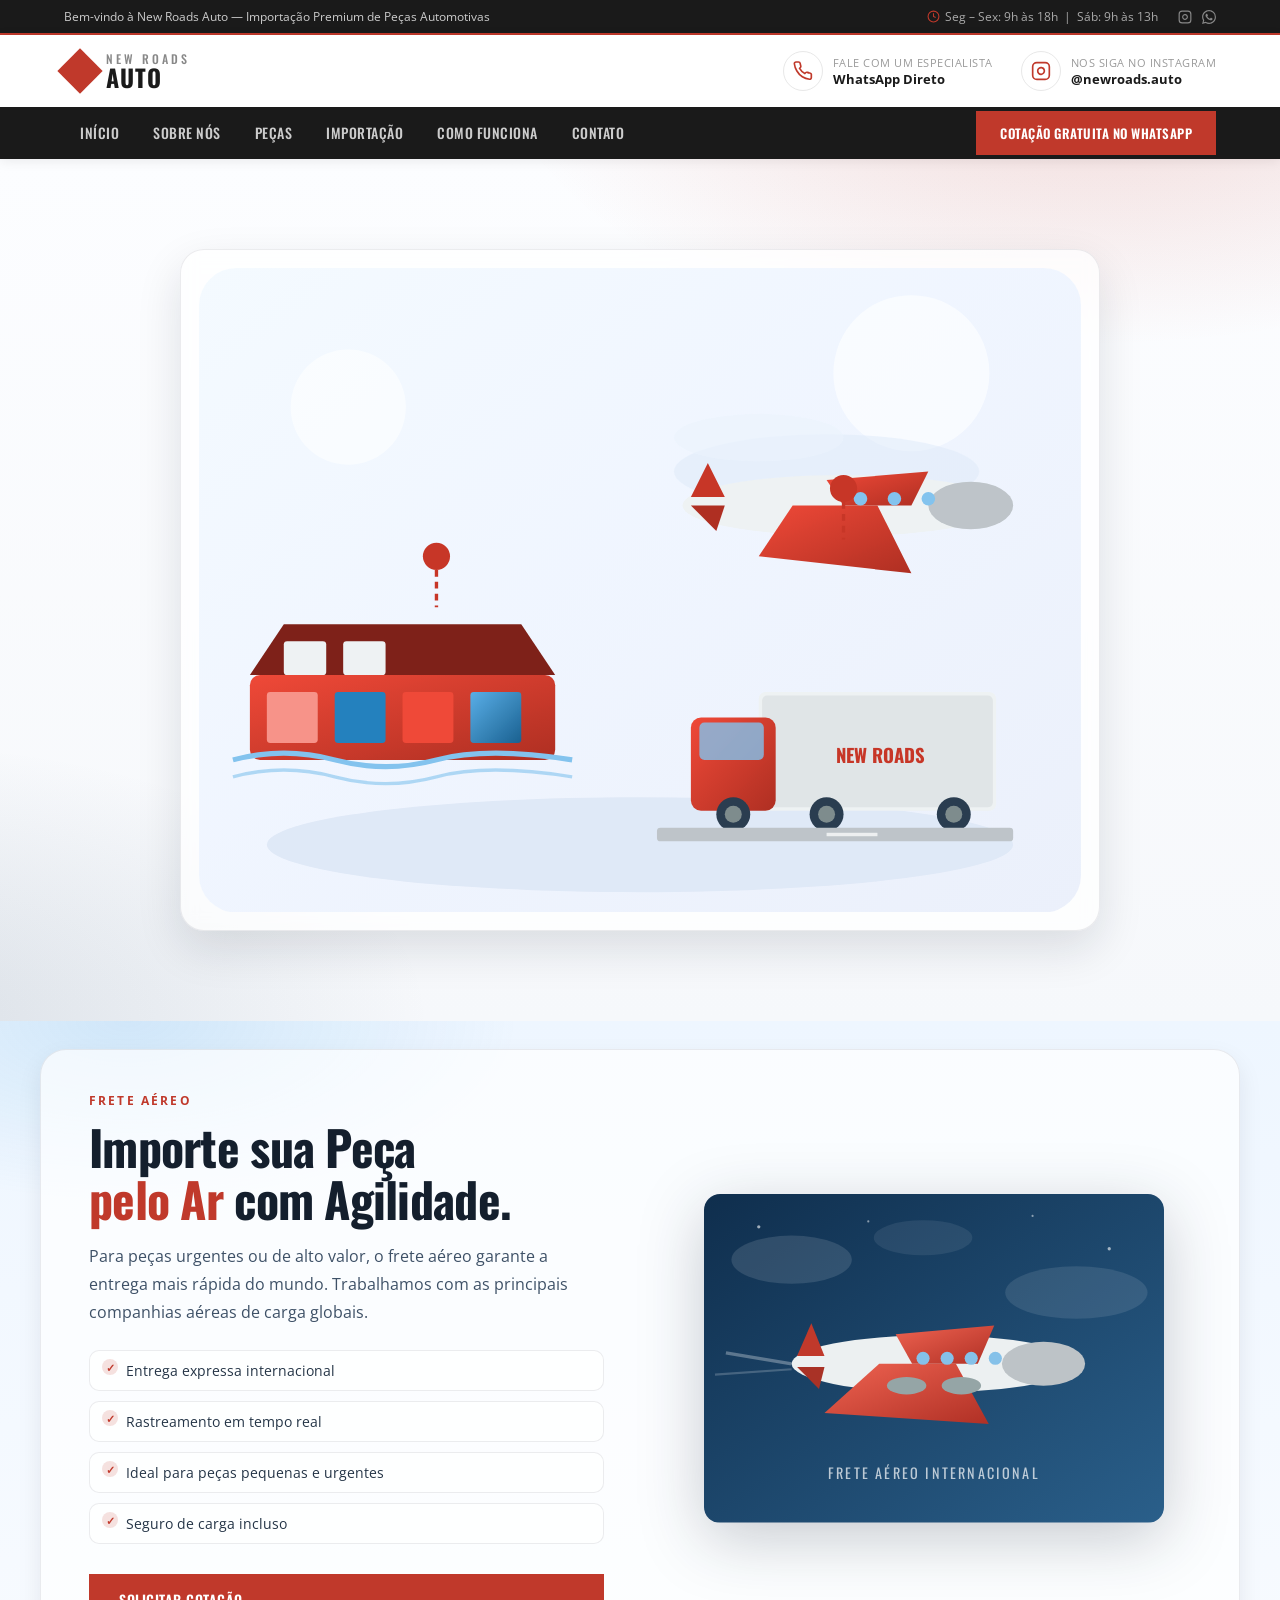
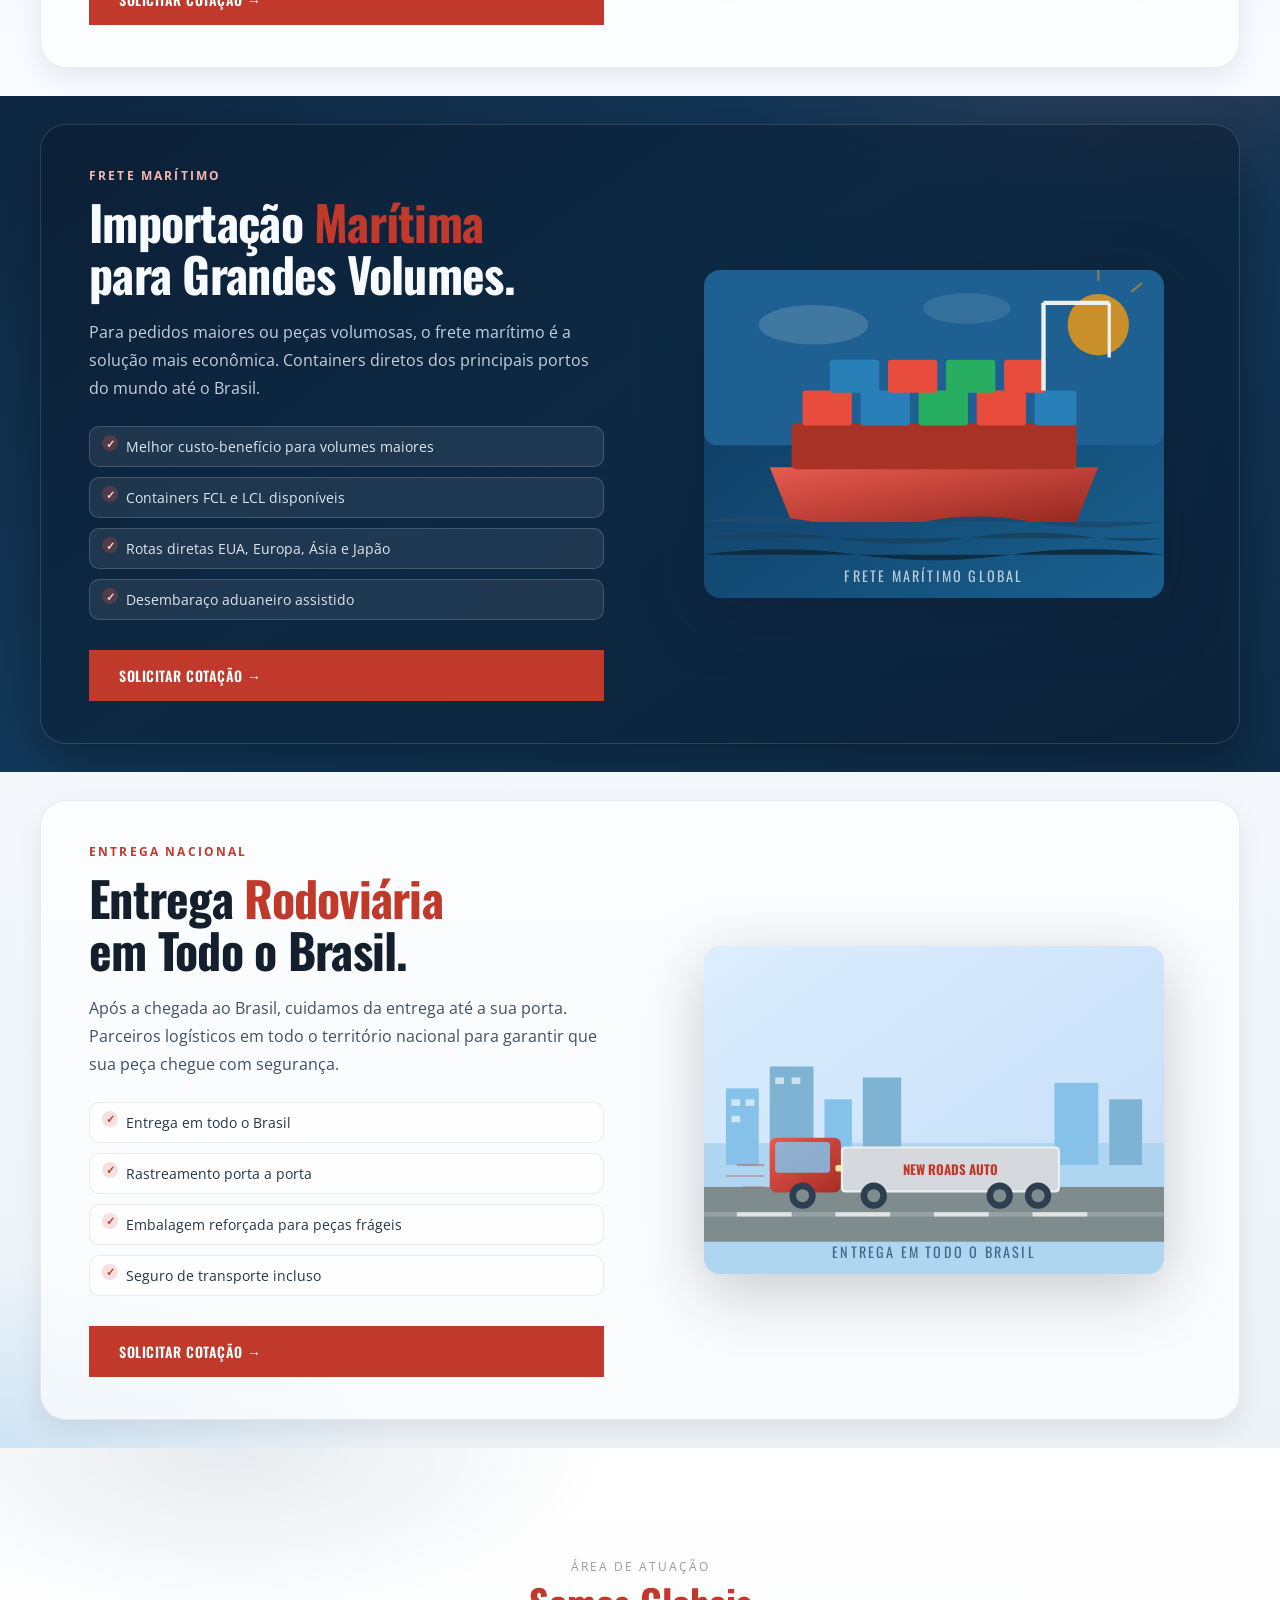
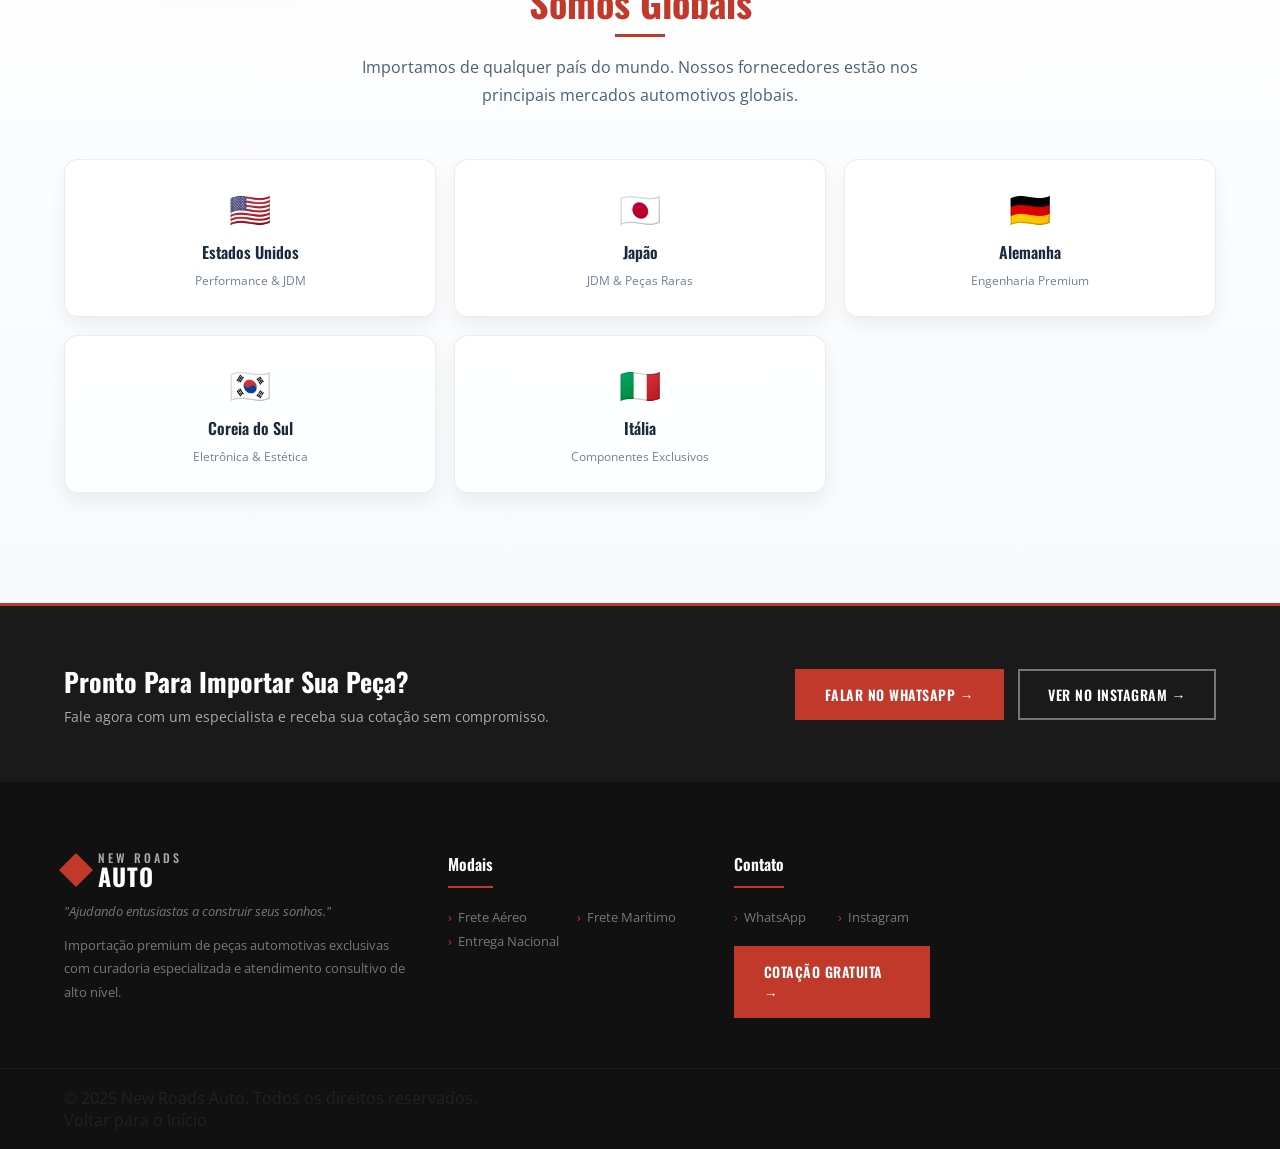
<file: pecas.html>
<!DOCTYPE html>
<html lang="pt-BR">
<head>
  <meta charset="UTF-8" />
  <meta name="viewport" content="width=device-width, initial-scale=1.0" />
  <title>Como Importamos | New Roads Auto</title>
  <meta name="description" content="Importamos peças automotivas do mundo inteiro via aéreo, marítimo e rodoviário. Conheça nossos modais de importação." />
  <link rel="stylesheet" href="style.css" />
  <link rel="stylesheet" href="pecas.css" />
  <link rel="preconnect" href="https://fonts.googleapis.com" />
  <link rel="preconnect" href="https://fonts.gstatic.com" crossorigin />
  <link href="https://fonts.googleapis.com/css2?family=Oswald:wght@400;500;600;700&family=Open+Sans:wght@400;500;600;700&display=swap" rel="stylesheet" />
</head>
<body>

<!-- TOP BAR -->
<div class="topbar">
  <div class="container topbar__inner">
    <span class="topbar__welcome">Bem-vindo à New Roads Auto — Importação Premium de Peças Automotivas</span>
    <div class="topbar__right">
      <span class="topbar__hours">
        <svg width="13" height="13" viewBox="0 0 24 24" fill="none" stroke="currentColor" stroke-width="2"><circle cx="12" cy="12" r="10"/><polyline points="12 6 12 12 16 14"/></svg>
        Seg – Sex: 9h às 18h &nbsp;|&nbsp; Sáb: 9h às 13h
      </span>
      <div class="topbar__socials">
        <a href="https://instagram.com/newroads.auto" target="_blank" rel="noopener noreferrer" aria-label="Instagram">
          <svg width="14" height="14" viewBox="0 0 24 24" fill="none" stroke="currentColor" stroke-width="2"><rect x="2" y="2" width="20" height="20" rx="5"/><path d="M16 11.37A4 4 0 1 1 12.63 8 4 4 0 0 1 16 11.37z"/><line x1="17.5" y1="6.5" x2="17.51" y2="6.5"/></svg>
        </a>
        <a href="https://wa.me/5511999999999" target="_blank" rel="noopener noreferrer" aria-label="WhatsApp">
          <svg width="14" height="14" viewBox="0 0 24 24" fill="currentColor"><path d="M17.472 14.382c-.297-.149-1.758-.867-2.03-.967-.273-.099-.471-.148-.67.15-.197.297-.767.966-.94 1.164-.173.199-.347.223-.644.075-.297-.15-1.255-.463-2.39-1.475-.883-.788-1.48-1.761-1.653-2.059-.173-.297-.018-.458.13-.606.134-.133.298-.347.446-.52.149-.174.198-.298.298-.497.099-.198.05-.371-.025-.52-.075-.149-.669-1.612-.916-2.207-.242-.579-.487-.5-.669-.51-.173-.008-.371-.01-.57-.01-.198 0-.52.074-.792.372-.272.297-1.04 1.016-1.04 2.479 0 1.462 1.065 2.875 1.213 3.074.149.198 2.096 3.2 5.077 4.487.709.306 1.262.489 1.694.625.712.227 1.36.195 1.871.118.571-.085 1.758-.719 2.006-1.413.248-.694.248-1.289.173-1.413-.074-.124-.272-.198-.57-.347m-5.421 7.403h-.004a9.87 9.87 0 01-5.031-1.378l-.361-.214-3.741.982.998-3.648-.235-.374a9.86 9.86 0 01-1.51-5.26c.001-5.45 4.436-9.884 9.888-9.884 2.64 0 5.122 1.03 6.988 2.898a9.825 9.825 0 012.893 6.994c-.003 5.45-4.437 9.884-9.885 9.884m8.413-18.297A11.815 11.815 0 0012.05 0C5.495 0 .16 5.335.157 11.892c0 2.096.547 4.142 1.588 5.945L.057 24l6.305-1.654a11.882 11.882 0 005.683 1.448h.005c6.554 0 11.89-5.335 11.893-11.893a11.821 11.821 0 00-3.48-8.413Z"/></svg>
        </a>
      </div>
    </div>
  </div>
</div>

<!-- HEADER -->
<header class="header" id="header">
  <div class="container header__inner">
    <a href="index.html" class="logo">
      <div class="logo__diamond"></div>
      <div class="logo__text">
        <span class="logo__sub">NEW ROADS</span>
        <span class="logo__main">AUTO</span>
      </div>
    </a>
    <div class="header__contacts">
      <div class="header__contact-item">
        <div class="header__contact-icon">
          <svg width="20" height="20" viewBox="0 0 24 24" fill="none" stroke="#c0392b" stroke-width="2"><path d="M22 16.92v3a2 2 0 0 1-2.18 2 19.79 19.79 0 0 1-8.63-3.07A19.5 19.5 0 0 1 4.69 12a19.79 19.79 0 0 1-3.07-8.67A2 2 0 0 1 3.6 1.18h3a2 2 0 0 1 2 1.72c.127.96.361 1.903.7 2.81a2 2 0 0 1-.45 2.11L7.91 8.77a16 16 0 0 0 6.29 6.29l.95-.95a2 2 0 0 1 2.11-.45c.907.339 1.85.573 2.81.7A2 2 0 0 1 22 16.92z"/></svg>
        </div>
        <div>
          <span class="header__contact-label">Fale com um Especialista</span>
          <span class="header__contact-value">WhatsApp Direto</span>
        </div>
      </div>
      <div class="header__contact-item">
        <div class="header__contact-icon">
          <svg width="20" height="20" viewBox="0 0 24 24" fill="none" stroke="#c0392b" stroke-width="2"><rect x="2" y="2" width="20" height="20" rx="5"/><path d="M16 11.37A4 4 0 1 1 12.63 8 4 4 0 0 1 16 11.37z"/><line x1="17.5" y1="6.5" x2="17.51" y2="6.5"/></svg>
        </div>
        <div>
          <span class="header__contact-label">Nos siga no Instagram</span>
          <span class="header__contact-value">@newroads.auto</span>
        </div>
      </div>
    </div>
    <button class="hamburger" id="hamburger" aria-label="Abrir menu">
      <span></span><span></span><span></span>
    </button>
  </div>
  <nav class="nav" id="nav">
    <div class="container nav__inner">
      <ul class="nav__list">
        <li><a href="index.html" class="nav__link">Início</a></li>
        <li><a href="index.html#sobre" class="nav__link">Sobre Nós</a></li>
        <li><a href="index.html#categorias" class="nav__link">Peças</a></li>
        <li><a href="pecas.html" class="nav__link active">Importação</a></li>
        <li><a href="index.html#como-funciona" class="nav__link">Como Funciona</a></li>
        <li><a href="index.html#contato" class="nav__link">Contato</a></li>
      </ul>
      <a href="https://wa.me/5511999999999?text=Olá,%20quero%20uma%20cotação%20gratuita" target="_blank" rel="noopener noreferrer" class="btn btn--red nav__cta">Cotação Gratuita no WhatsApp</a>
    </div>
  </nav>
</header>

<!-- ===== HERO PRINCIPAL ===== -->
<section class="imp-hero imp-hero--visual-only">
  <div class="container imp-hero__inner">
    <div class="imp-hero__illustration reveal">
      <!-- Isometric transport icons SVG -->
      <svg viewBox="0 0 520 380" xmlns="http://www.w3.org/2000/svg" class="imp-hero__svg">
        <defs>
          <linearGradient id="heroBgGrad" x1="0" y1="0" x2="1" y2="1">
            <stop offset="0%" stop-color="#f2f8ff"/>
            <stop offset="100%" stop-color="#e9eef8"/>
          </linearGradient>
          <linearGradient id="heroRedGrad" x1="0" y1="0" x2="1" y2="1">
            <stop offset="0%" stop-color="#e74c3c"/>
            <stop offset="100%" stop-color="#a93226"/>
          </linearGradient>
          <linearGradient id="heroBlueGrad" x1="0" y1="0" x2="1" y2="1">
            <stop offset="0%" stop-color="#5dade2"/>
            <stop offset="100%" stop-color="#1f618d"/>
          </linearGradient>
        </defs>
        <rect width="520" height="380" rx="22" fill="url(#heroBgGrad)"/>
        <circle cx="420" cy="62" r="46" fill="#fff" opacity=".55"/>
        <circle cx="88" cy="82" r="34" fill="#fff" opacity=".45"/>
        <!-- Ground -->
        <ellipse cx="260" cy="340" rx="220" ry="28" fill="#dee7f4"/>
        <!-- CONTAINER SHIP -->
        <g transform="translate(30,200)">
          <rect x="0" y="40" width="180" height="50" rx="6" fill="url(#heroRedGrad)"/>
          <polygon points="0,40 20,10 160,10 180,40" fill="#7b241c"/>
          <rect x="10" y="50" width="30" height="30" rx="2" fill="#f1948a"/>
          <rect x="50" y="50" width="30" height="30" rx="2" fill="#2980b9"/>
          <rect x="90" y="50" width="30" height="30" rx="2" fill="#e74c3c"/>
          <rect x="130" y="50" width="30" height="30" rx="2" fill="url(#heroBlueGrad)"/>
          <rect x="20" y="20" width="25" height="20" rx="2" fill="#ecf0f1"/>
          <rect x="55" y="20" width="25" height="20" rx="2" fill="#ecf0f1"/>
          <!-- water -->
          <path d="M-10,90 Q20,82 50,90 Q80,98 110,90 Q140,82 190,90" stroke="#85c1e9" stroke-width="3" fill="none"/>
          <path d="M-10,100 Q20,92 50,100 Q80,108 110,100 Q140,92 190,100" stroke="#85c1e9" stroke-width="2" fill="none" opacity=".6"/>
        </g>
        <!-- AIRPLANE -->
        <g transform="translate(270,60)">
          <ellipse cx="100" cy="60" rx="90" ry="22" fill="#dce8f5" opacity=".5"/>
          <ellipse cx="60" cy="40" rx="50" ry="14" fill="#eaf2fb" opacity=".6"/>
          <!-- fuselage -->
          <ellipse cx="110" cy="80" rx="95" ry="18" fill="#ecf0f1"/>
          <ellipse cx="185" cy="80" rx="25" ry="14" fill="#bdc3c7"/>
          <!-- wings -->
          <polygon points="80,80 130,80 150,120 60,110" fill="url(#heroRedGrad)"/>
          <polygon points="110,80 150,80 160,60 100,65" fill="url(#heroRedGrad)"/>
          <!-- tail -->
          <polygon points="20,75 40,75 30,55" fill="#c0392b"/>
          <polygon points="20,80 40,80 35,95" fill="#a93226"/>
          <!-- windows -->
          <circle cx="120" cy="76" r="4" fill="#85c1e9"/>
          <circle cx="140" cy="76" r="4" fill="#85c1e9"/>
          <circle cx="160" cy="76" r="4" fill="#85c1e9"/>
        </g>
        <!-- TRUCK -->
        <g transform="translate(290,240)">
          <!-- trailer -->
          <rect x="40" y="10" width="140" height="70" rx="4" fill="#ecf0f1"/>
          <rect x="42" y="12" width="136" height="66" rx="3" fill="#bdc3c7" opacity=".3"/>
          <text x="112" y="52" text-anchor="middle" font-size="11" font-weight="700" fill="#c0392b" font-family="Oswald,sans-serif">NEW ROADS</text>
          <!-- cab -->
          <rect x="0" y="25" width="50" height="55" rx="6" fill="url(#heroRedGrad)"/>
          <rect x="5" y="28" width="38" height="22" rx="3" fill="#85c1e9" opacity=".8"/>
          <!-- wheels -->
          <circle cx="25" cy="82" r="10" fill="#2c3e50"/>
          <circle cx="25" cy="82" r="5" fill="#7f8c8d"/>
          <circle cx="80" cy="82" r="10" fill="#2c3e50"/>
          <circle cx="80" cy="82" r="5" fill="#7f8c8d"/>
          <circle cx="155" cy="82" r="10" fill="#2c3e50"/>
          <circle cx="155" cy="82" r="5" fill="#7f8c8d"/>
          <!-- road -->
          <rect x="-20" y="90" width="210" height="8" rx="2" fill="#bdc3c7"/>
          <rect x="80" y="93" width="30" height="2" fill="#fff" opacity=".7"/>
        </g>
        <!-- location pins -->
        <g>
          <circle cx="140" cy="170" r="8" fill="#c0392b"/>
          <line x1="140" y1="178" x2="140" y2="200" stroke="#c0392b" stroke-width="2" stroke-dasharray="4,3"/>
          <circle cx="380" cy="130" r="8" fill="#c0392b"/>
          <line x1="380" y1="138" x2="380" y2="160" stroke="#c0392b" stroke-width="2" stroke-dasharray="4,3"/>
        </g>
      </svg>
    </div>
  </div>

</section>

<!-- ===== MODAL: AÉREO ===== -->
<section class="modal-section modal-section--sky" id="aereo">
  <div class="container modal-section__inner">
    <div class="modal-section__text reveal">
      <p class="modal-section__eyebrow">Frete Aéreo</p>
      <h2 class="modal-section__title">Importe sua Peça<br /><span>pelo Ar</span> com Agilidade.</h2>
      <p class="modal-section__desc">Para peças urgentes ou de alto valor, o frete aéreo garante a entrega mais rápida do mundo. Trabalhamos com as principais companhias aéreas de carga globais.</p>
      <ul class="modal-section__list">
        <li>Entrega expressa internacional</li>
        <li>Rastreamento em tempo real</li>
        <li>Ideal para peças pequenas e urgentes</li>
        <li>Seguro de carga incluso</li>
      </ul>
      <a href="https://wa.me/5511999999999?text=Quero%20importar%20via%20frete%20aéreo" target="_blank" rel="noopener noreferrer" class="btn btn--red">Solicitar Cotação &rarr;</a>
    </div>
    <div class="modal-section__visual reveal">
      <svg viewBox="0 0 420 300" xmlns="http://www.w3.org/2000/svg">
        <defs>
          <linearGradient id="airBgGrad" x1="0" y1="0" x2="1" y2="1">
            <stop offset="0%" stop-color="#0f2e4d"/>
            <stop offset="100%" stop-color="#2a5f8a"/>
          </linearGradient>
          <linearGradient id="airWingGrad" x1="0" y1="0" x2="1" y2="1">
            <stop offset="0%" stop-color="#ef6351"/>
            <stop offset="100%" stop-color="#b03025"/>
          </linearGradient>
        </defs>
        <!-- sky bg -->
        <rect width="420" height="300" rx="12" fill="url(#airBgGrad)"/>
        <!-- clouds -->
        <ellipse cx="80" cy="60" rx="55" ry="22" fill="#fff" opacity=".12"/>
        <ellipse cx="340" cy="90" rx="65" ry="24" fill="#fff" opacity=".1"/>
        <ellipse cx="200" cy="40" rx="45" ry="16" fill="#fff" opacity=".08"/>
        <!-- airplane body -->
        <ellipse cx="210" cy="155" rx="130" ry="26" fill="#ecf0f1"/>
        <ellipse cx="310" cy="155" rx="38" ry="20" fill="#bdc3c7"/>
        <!-- wings -->
        <polygon points="160,155 230,155 260,210 110,200" fill="url(#airWingGrad)"/>
        <polygon points="190,155 250,155 265,120 175,128" fill="url(#airWingGrad)"/>
        <!-- tail fin -->
        <polygon points="85,148 110,148 98,118" fill="#c0392b"/>
        <polygon points="85,158 110,158 105,178" fill="#a93226"/>
        <!-- windows -->
        <circle cx="200" cy="150" r="6" fill="#85c1e9"/>
        <circle cx="222" cy="150" r="6" fill="#85c1e9"/>
        <circle cx="244" cy="150" r="6" fill="#85c1e9"/>
        <circle cx="266" cy="150" r="6" fill="#85c1e9"/>
        <!-- engine -->
        <ellipse cx="185" cy="175" rx="18" ry="8" fill="#95a5a6"/>
        <ellipse cx="235" cy="175" rx="18" ry="8" fill="#95a5a6"/>
        <!-- contrail -->
        <line x1="80" y1="155" x2="20" y2="145" stroke="#fff" stroke-width="3" opacity=".3"/>
        <line x1="80" y1="160" x2="10" y2="165" stroke="#fff" stroke-width="2" opacity=".2"/>
        <!-- stars -->
        <circle cx="50" cy="30" r="1.5" fill="#fff" opacity=".6"/>
        <circle cx="370" cy="50" r="1.5" fill="#fff" opacity=".6"/>
        <circle cx="300" cy="20" r="1" fill="#fff" opacity=".5"/>
        <circle cx="150" cy="25" r="1" fill="#fff" opacity=".5"/>
        <!-- label -->
        <text x="210" y="260" text-anchor="middle" font-size="13" fill="#fff" opacity=".7" font-family="Oswald,sans-serif" letter-spacing="2">FRETE AÉREO INTERNACIONAL</text>
      </svg>
    </div>
  </div>
</section>

<!-- ===== MODAL: MARÍTIMO ===== -->
<section class="modal-section modal-section--sea" id="maritimo">
  <div class="container modal-section__inner modal-section__inner--rev">
    <div class="modal-section__visual reveal">
      <svg viewBox="0 0 420 300" xmlns="http://www.w3.org/2000/svg">
        <defs>
          <linearGradient id="seaBgGrad" x1="0" y1="0" x2="1" y2="1">
            <stop offset="0%" stop-color="#0d3559"/>
            <stop offset="100%" stop-color="#196090"/>
          </linearGradient>
          <linearGradient id="seaShipGrad" x1="0" y1="0" x2="1" y2="1">
            <stop offset="0%" stop-color="#e85a4f"/>
            <stop offset="100%" stop-color="#952820"/>
          </linearGradient>
        </defs>
        <!-- sea bg -->
        <rect width="420" height="300" rx="12" fill="url(#seaBgGrad)"/>
        <!-- sky -->
        <rect width="420" height="160" rx="12" fill="#1e6091"/>
        <!-- sun -->
        <circle cx="360" cy="50" r="28" fill="#f39c12" opacity=".8"/>
        <line x1="360" y1="10" x2="360" y2="0" stroke="#f39c12" stroke-width="2" opacity=".5"/>
        <line x1="390" y1="20" x2="400" y2="12" stroke="#f39c12" stroke-width="2" opacity=".5"/>
        <!-- clouds -->
        <ellipse cx="100" cy="50" rx="50" ry="18" fill="#fff" opacity=".15"/>
        <ellipse cx="240" cy="35" rx="40" ry="14" fill="#fff" opacity=".1"/>
        <!-- ship hull -->
        <polygon points="60,180 360,180 340,230 80,230" fill="url(#seaShipGrad)"/>
        <rect x="80" y="140" width="260" height="42" rx="4" fill="#a93226"/>
        <!-- containers on deck -->
        <rect x="90" y="110" width="45" height="32" rx="3" fill="#e74c3c"/>
        <rect x="143" y="110" width="45" height="32" rx="3" fill="#2980b9"/>
        <rect x="196" y="110" width="45" height="32" rx="3" fill="#27ae60"/>
        <rect x="249" y="110" width="45" height="32" rx="3" fill="#e74c3c"/>
        <rect x="302" y="110" width="38" height="32" rx="3" fill="#2980b9"/>
        <!-- second row -->
        <rect x="115" y="82" width="45" height="30" rx="3" fill="#2980b9"/>
        <rect x="168" y="82" width="45" height="30" rx="3" fill="#e74c3c"/>
        <rect x="221" y="82" width="45" height="30" rx="3" fill="#27ae60"/>
        <rect x="274" y="82" width="38" height="30" rx="3" fill="#e74c3c"/>
        <!-- crane -->
        <line x1="310" y1="30" x2="310" y2="110" stroke="#ecf0f1" stroke-width="4"/>
        <line x1="310" y1="30" x2="370" y2="30" stroke="#ecf0f1" stroke-width="4"/>
        <line x1="370" y1="30" x2="370" y2="80" stroke="#ecf0f1" stroke-width="3"/>
        <!-- water waves -->
        <path d="M0,230 Q50,220 100,230 Q150,240 200,230 Q250,220 300,230 Q350,240 420,230" fill="#1a4a6e"/>
        <path d="M0,245 Q60,235 120,245 Q180,255 240,245 Q300,235 360,245 Q390,250 420,245" fill="#154360"/>
        <path d="M0,260 Q70,250 140,260 Q210,270 280,260 Q350,250 420,260" fill="#0e2d42"/>
        <!-- label -->
        <text x="210" y="285" text-anchor="middle" font-size="13" fill="#fff" opacity=".7" font-family="Oswald,sans-serif" letter-spacing="2">FRETE MARÍTIMO GLOBAL</text>
      </svg>
    </div>
    <div class="modal-section__text reveal">
      <p class="modal-section__eyebrow">Frete Marítimo</p>
      <h2 class="modal-section__title">Importação <span>Marítima</span><br />para Grandes Volumes.</h2>
      <p class="modal-section__desc">Para pedidos maiores ou peças volumosas, o frete marítimo é a solução mais econômica. Containers diretos dos principais portos do mundo até o Brasil.</p>
      <ul class="modal-section__list">
        <li>Melhor custo-benefício para volumes maiores</li>
        <li>Containers FCL e LCL disponíveis</li>
        <li>Rotas diretas EUA, Europa, Ásia e Japão</li>
        <li>Desembaraço aduaneiro assistido</li>
      </ul>
      <a href="https://wa.me/5511999999999?text=Quero%20importar%20via%20frete%20marítimo" target="_blank" rel="noopener noreferrer" class="btn btn--red">Solicitar Cotação &rarr;</a>
    </div>
  </div>
</section>

<!-- ===== MODAL: RODOVIÁRIO ===== -->
<section class="modal-section modal-section--road" id="rodoviario">
  <div class="container modal-section__inner">
    <div class="modal-section__text reveal">
      <p class="modal-section__eyebrow">Entrega Nacional</p>
      <h2 class="modal-section__title">Entrega <span>Rodoviária</span><br />em Todo o Brasil.</h2>
      <p class="modal-section__desc">Após a chegada ao Brasil, cuidamos da entrega até a sua porta. Parceiros logísticos em todo o território nacional para garantir que sua peça chegue com segurança.</p>
      <ul class="modal-section__list">
        <li>Entrega em todo o Brasil</li>
        <li>Rastreamento porta a porta</li>
        <li>Embalagem reforçada para peças frágeis</li>
        <li>Seguro de transporte incluso</li>
      </ul>
      <a href="https://wa.me/5511999999999?text=Quero%20saber%20sobre%20entrega%20rodoviária" target="_blank" rel="noopener noreferrer" class="btn btn--red">Solicitar Cotação &rarr;</a>
    </div>
    <div class="modal-section__visual reveal">
      <svg viewBox="0 0 420 300" xmlns="http://www.w3.org/2000/svg">
        <defs>
          <linearGradient id="roadSkyGrad" x1="0" y1="0" x2="1" y2="1">
            <stop offset="0%" stop-color="#dceeff"/>
            <stop offset="100%" stop-color="#c3dcf6"/>
          </linearGradient>
          <linearGradient id="roadTruckGrad" x1="0" y1="0" x2="1" y2="1">
            <stop offset="0%" stop-color="#e85a4f"/>
            <stop offset="100%" stop-color="#a62d24"/>
          </linearGradient>
        </defs>
        <!-- sky bg -->
        <rect width="420" height="300" rx="12" fill="url(#roadSkyGrad)"/>
        <!-- city skyline -->
        <rect x="0" y="180" width="420" height="120" fill="#aed6f1"/>
        <rect x="20" y="130" width="30" height="70" fill="#85c1e9"/>
        <rect x="60" y="110" width="40" height="90" fill="#7fb3d3"/>
        <rect x="110" y="140" width="25" height="60" fill="#85c1e9"/>
        <rect x="145" y="120" width="35" height="80" fill="#7fb3d3"/>
        <rect x="320" y="125" width="40" height="75" fill="#85c1e9"/>
        <rect x="370" y="140" width="30" height="60" fill="#7fb3d3"/>
        <!-- windows on buildings -->
        <rect x="25" y="140" width="8" height="6" fill="#fff" opacity=".6"/>
        <rect x="38" y="140" width="8" height="6" fill="#fff" opacity=".6"/>
        <rect x="25" y="155" width="8" height="6" fill="#fff" opacity=".6"/>
        <rect x="65" y="120" width="8" height="6" fill="#fff" opacity=".6"/>
        <rect x="80" y="120" width="8" height="6" fill="#fff" opacity=".6"/>
        <!-- road -->
        <rect x="0" y="220" width="420" height="50" fill="#7f8c8d"/>
        <rect x="0" y="243" width="420" height="4" fill="#bdc3c7" opacity=".4"/>
        <rect x="30" y="243" width="50" height="4" fill="#fff" opacity=".7"/>
        <rect x="120" y="243" width="50" height="4" fill="#fff" opacity=".7"/>
        <rect x="210" y="243" width="50" height="4" fill="#fff" opacity=".7"/>
        <rect x="300" y="243" width="50" height="4" fill="#fff" opacity=".7"/>
        <!-- truck cab -->
        <rect x="60" y="175" width="65" height="50" rx="6" fill="url(#roadTruckGrad)"/>
        <rect x="65" y="179" width="50" height="28" rx="3" fill="#85c1e9" opacity=".85"/>
        <!-- headlights -->
        <rect x="120" y="200" width="8" height="6" rx="2" fill="#f9e79f"/>
        <!-- truck trailer -->
        <rect x="125" y="183" width="200" height="42" rx="4" fill="#ecf0f1"/>
        <rect x="127" y="185" width="196" height="38" rx="3" fill="#d5d8dc"/>
        <text x="225" y="209" text-anchor="middle" font-size="12" font-weight="700" fill="#c0392b" font-family="Oswald,sans-serif">NEW ROADS AUTO</text>
        <!-- wheels -->
        <circle cx="90" cy="228" r="12" fill="#2c3e50"/>
        <circle cx="90" cy="228" r="6" fill="#7f8c8d"/>
        <circle cx="155" cy="228" r="12" fill="#2c3e50"/>
        <circle cx="155" cy="228" r="6" fill="#7f8c8d"/>
        <circle cx="270" cy="228" r="12" fill="#2c3e50"/>
        <circle cx="270" cy="228" r="6" fill="#7f8c8d"/>
        <circle cx="305" cy="228" r="12" fill="#2c3e50"/>
        <circle cx="305" cy="228" r="6" fill="#7f8c8d"/>
        <!-- speed lines -->
        <line x1="30" y1="200" x2="55" y2="200" stroke="#c0392b" stroke-width="2" opacity=".4"/>
        <line x1="20" y1="210" x2="55" y2="210" stroke="#c0392b" stroke-width="2" opacity=".3"/>
        <line x1="35" y1="220" x2="55" y2="220" stroke="#c0392b" stroke-width="2" opacity=".2"/>
        <!-- label -->
        <text x="210" y="285" text-anchor="middle" font-size="13" fill="#1a3a5c" opacity=".7" font-family="Oswald,sans-serif" letter-spacing="2">ENTREGA EM TODO O BRASIL</text>
      </svg>
    </div>
  </div>
</section>

<!-- ===== GLOBAL MAP ===== -->
<section class="imp-global">
  <div class="container">
    <div class="section-header section-header--center">
      <p class="section-eyebrow">Área de atuação</p>
      <h2 class="section-title red">Somos Globais</h2>
      <div class="section-line section-line--center"></div>
      <p class="imp-global__sub">Importamos de qualquer país do mundo. Nossos fornecedores estão nos principais mercados automotivos globais.</p>
    </div>
    <div class="imp-global__countries">
      <div class="imp-country reveal">
        <div class="imp-country__flag">🇺🇸</div>
        <span>Estados Unidos</span>
        <small>Performance &amp; JDM</small>
      </div>
      <div class="imp-country reveal">
        <div class="imp-country__flag">🇯🇵</div>
        <span>Japão</span>
        <small>JDM &amp; Peças Raras</small>
      </div>
      <div class="imp-country reveal">
        <div class="imp-country__flag">🇩🇪</div>
        <span>Alemanha</span>
        <small>Engenharia Premium</small>
      </div>
      <div class="imp-country reveal">
        <div class="imp-country__flag">🇰🇷</div>
        <span>Coreia do Sul</span>
        <small>Eletrônica &amp; Estética</small>
      </div>
      <div class="imp-country reveal">
        <div class="imp-country__flag">🇮🇹</div>
        <span>Itália</span>
        <small>Componentes Exclusivos</small>
      </div>
      <div class="imp-country reveal">
        <div class="imp-country__flag">🇨🇳</div>
        <span>China</span>
        <small>Peças &amp; Acessórios</small>
      </div>
    </div>
  </div>
</section>

<!-- ===== CTA FINAL ===== -->
<div class="newsletter" id="contato">
  <div class="container newsletter__inner">
    <div class="newsletter__text">
      <h3>Pronto Para Importar Sua Peça?</h3>
      <p>Fale agora com um especialista e receba sua cotação sem compromisso.</p>
    </div>
    <div class="newsletter__actions">
      <a href="https://wa.me/5511999999999?text=Olá,%20quero%20importar%20uma%20peça" target="_blank" rel="noopener noreferrer" class="btn btn--red">Falar no WhatsApp &rarr;</a>
      <a href="https://instagram.com/newroads.auto" target="_blank" rel="noopener noreferrer" class="btn btn--outline-light">Ver no Instagram &rarr;</a>
    </div>
  </div>
</div>

<!-- FOOTER -->
<footer class="footer">
  <div class="container footer__grid">
    <div class="footer__col">
      <a href="index.html" class="logo logo--white">
        <div class="logo__diamond logo__diamond--sm"></div>
        <div class="logo__text">
          <span class="logo__sub" style="color:#aaa">NEW ROADS</span>
          <span class="logo__main" style="color:#fff">AUTO</span>
        </div>
      </a>
      <p class="footer__slogan">"Ajudando entusiastas a construir seus sonhos."</p>
      <p>Importação premium de peças automotivas exclusivas com curadoria especializada e atendimento consultivo de alto nível.</p>
    </div>
    <div class="footer__col">
      <h4 class="footer__heading">Modais</h4>
      <ul class="footer__links">
        <li><a href="#aereo">Frete Aéreo</a></li>
        <li><a href="#maritimo">Frete Marítimo</a></li>
        <li><a href="#rodoviario">Entrega Nacional</a></li>
      </ul>
    </div>
    <div class="footer__col">
      <h4 class="footer__heading">Contato</h4>
      <ul class="footer__links">
        <li><a href="https://wa.me/5511999999999" target="_blank" rel="noopener noreferrer">WhatsApp</a></li>
        <li><a href="https://instagram.com/newroads.auto" target="_blank" rel="noopener noreferrer">Instagram</a></li>
      </ul>
      <a href="https://wa.me/5511999999999?text=Olá,%20quero%20uma%20cotação%20gratuita" target="_blank" rel="noopener noreferrer" class="btn btn--red" style="margin-top:20px">Cotação Gratuita &rarr;</a>
    </div>
  </div>
  <div class="footer__bottom">
    <div class="container">
      <p>&copy; 2025 New Roads Auto. Todos os direitos reservados.</p>
      <a href="index.html">Voltar para o Início</a>
    </div>
  </div>
</footer>

<script src="script.js"></script>
</body>
</html>
</file>
<file: style.css>
/* ===== RESET & BASE ===== */
*, *::before, *::after { box-sizing: border-box; margin: 0; padding: 0; }
html { scroll-behavior: smooth; }
body { font-family: 'Open Sans', sans-serif; color: #222; background: #fff; overflow-x: hidden; }
img { display: block; width: 100%; height: 100%; object-fit: cover; }
a { text-decoration: none; color: inherit; }
ul { list-style: none; }

/* ===== VARIABLES ===== */
:root {
  --red: #c0392b;
  --red-dark: #a93226;
  --black: #111;
  --dark: #1a1a1a;
  --gray-bg: #f4f4f4;
  --text: #555;
  --white: #fff;
  --font-heading: 'Oswald', sans-serif;
}

/* ===== UTILITIES ===== */
.container { max-width: 1200px; margin: 0 auto; padding: 0 24px; }

.btn {
  display: inline-flex; align-items: center; gap: 6px;
  padding: 13px 28px; font-family: var(--font-heading);
  font-size: 14px; font-weight: 600; letter-spacing: .5px;
  border: 2px solid transparent; cursor: pointer;
  transition: all .25s ease; text-transform: uppercase;
}
.btn--red { background: var(--red); color: #fff; border-color: var(--red); }
.btn--red:hover { background: var(--red-dark); border-color: var(--red-dark); transform: translateY(-2px); box-shadow: 0 6px 20px rgba(192,57,43,.35); }
.btn--outline { background: transparent; color: #fff; border-color: rgba(255,255,255,.6); }
.btn--outline:hover { background: #fff; color: var(--red); border-color: #fff; }
.btn--outline-light { background: transparent; color: #fff; border-color: rgba(255,255,255,.4); }
.btn--outline-light:hover { background: rgba(255,255,255,.1); border-color: #fff; }
.btn--white { background: #fff; color: var(--red); border-color: #fff; }
.btn--white:hover { background: transparent; color: #fff; border-color: #fff; }
.btn--sm { padding: 9px 18px; font-size: 13px; }

.section-title { font-family: var(--font-heading); font-size: clamp(26px, 4vw, 38px); font-weight: 700; line-height: 1.15; }
.section-title.red { color: var(--red); }
.section-line { width: 50px; height: 3px; background: var(--red); margin-top: 10px; }
.section-line--center { margin: 10px auto 0; }
.section-eyebrow { font-size: 12px; text-transform: uppercase; letter-spacing: 2px; color: #999; margin-bottom: 6px; }
.section-eyebrow--light { color: rgba(255,255,255,.6); }
.section-header { display: flex; align-items: flex-start; justify-content: space-between; margin-bottom: 40px; }
.section-header--center { flex-direction: column; align-items: center; text-align: center; margin-bottom: 50px; }

/* ===== REVEAL ===== */
.reveal { opacity: 0; transform: translateY(28px); transition: opacity .6s ease, transform .6s ease; }
.reveal.visible { opacity: 1; transform: translateY(0); }

/* ===== TOP BAR ===== */
.topbar { background: var(--dark); color: #bbb; font-size: 12px; padding: 8px 0; border-bottom: 2px solid var(--red); }
.topbar__inner { display: flex; align-items: center; justify-content: space-between; gap: 12px; flex-wrap: wrap; }
.topbar__welcome { color: #ccc; }
.topbar__right { display: flex; align-items: center; gap: 20px; }
.topbar__hours { display: flex; align-items: center; gap: 5px; color: #aaa; }
.topbar__hours svg { color: var(--red); flex-shrink: 0; }
.topbar__socials { display: flex; gap: 10px; }
.topbar__socials a { color: #888; transition: color .2s; display: flex; align-items: center; }
.topbar__socials a:hover { color: var(--red); }

/* ===== HEADER ===== */
.header { background: #fff; box-shadow: 0 2px 12px rgba(0,0,0,.08); position: sticky; top: 0; z-index: 100; }
.header__inner { display: flex; align-items: center; justify-content: space-between; padding: 16px 24px; gap: 20px; }
.logo { display: flex; align-items: center; gap: 10px; }
.logo__diamond { width: 32px; height: 32px; background: var(--red); transform: rotate(45deg); flex-shrink: 0; }
.logo__diamond--sm { width: 24px; height: 24px; }
.logo__text { display: flex; flex-direction: column; line-height: 1; }
.logo__sub { font-family: var(--font-heading); font-size: 12px; font-weight: 500; color: #888; letter-spacing: 3px; }
.logo__main { font-family: var(--font-heading); font-size: 24px; font-weight: 700; color: var(--dark); letter-spacing: 1px; }
.header__contacts { display: flex; gap: 28px; }
.header__contact-item { display: flex; align-items: center; gap: 10px; }
.header__contact-icon { width: 40px; height: 40px; border: 1.5px solid #e8e8e8; border-radius: 50%; display: flex; align-items: center; justify-content: center; flex-shrink: 0; }
.header__contact-label { display: block; font-size: 11px; color: #999; text-transform: uppercase; letter-spacing: .5px; }
.header__contact-value { display: block; font-size: 13px; font-weight: 700; color: var(--dark); }
.hamburger { display: none; flex-direction: column; gap: 5px; background: none; border: none; cursor: pointer; padding: 4px; }
.hamburger span { display: block; width: 24px; height: 2px; background: var(--dark); transition: all .3s; }
.hamburger.open span:nth-child(1) { transform: translateY(7px) rotate(45deg); }
.hamburger.open span:nth-child(2) { opacity: 0; }
.hamburger.open span:nth-child(3) { transform: translateY(-7px) rotate(-45deg); }

/* ===== NAV ===== */
.nav { background: var(--dark); }
.nav__inner { display: flex; align-items: center; justify-content: space-between; height: 52px; }
.nav__list { display: flex; gap: 2px; }
.nav__link { font-family: var(--font-heading); font-size: 14px; font-weight: 500; color: #ccc; padding: 6px 16px; letter-spacing: .5px; text-transform: uppercase; transition: color .2s; position: relative; }
.nav__link::after { content: ''; position: absolute; bottom: -2px; left: 16px; right: 16px; height: 2px; background: var(--red); transform: scaleX(0); transition: transform .25s; }
.nav__link:hover, .nav__link.active { color: #fff; }
.nav__link:hover::after, .nav__link.active::after { transform: scaleX(1); }
.nav__cta { font-size: 13px; padding: 10px 22px; }

/* ===== HERO ===== */
.hero { position: relative; min-height: 600px; display: flex; align-items: center; overflow: hidden; }
.hero__slides { position: absolute; inset: 0; }
.hero__slide {
  position: absolute; inset: 0;
  background-size: cover;
  background-position: center;
  opacity: 0;
  transition: opacity .8s ease;
}
.hero__slide.active { opacity: 1; }
.hero__overlay {
  position: absolute; inset: 0;
  background: linear-gradient(105deg, rgba(10,10,10,.93) 0%, rgba(10,10,10,.82) 50%, rgba(10,10,10,.25) 100%);
}
.hero__inner { position: relative; z-index: 2; padding: 90px 24px; }
.hero__content { max-width: 600px; }
.hero__badge {
  display: inline-block; margin-bottom: 18px;
  padding: 5px 16px; border: 1px solid rgba(192,57,43,.6);
  color: var(--red); font-size: 11px; font-family: var(--font-heading);
  letter-spacing: 3px; text-transform: uppercase;
}
.hero__title {
  font-family: var(--font-heading); font-size: clamp(32px, 5vw, 56px);
  font-weight: 700; color: #fff; line-height: 1.1; margin-bottom: 18px;
  text-shadow: 0 2px 16px rgba(0,0,0,.5);
}
.hero__title span { color: var(--red); }
.hero__sub { color: rgba(255,255,255,.75); font-size: 16px; line-height: 1.7; margin-bottom: 12px; max-width: 480px; }
.hero__slogan { color: rgba(192,57,43,.9); font-size: 14px; font-style: italic; margin-bottom: 32px; }
.hero__btns { display: flex; gap: 14px; flex-wrap: wrap; margin-bottom: 20px; }
.hero__trust { color: rgba(255,255,255,.4); font-size: 12px; letter-spacing: .5px; }
.hero__arrow {
  position: absolute; top: 50%; transform: translateY(-50%); z-index: 3;
  background: rgba(192,57,43,.8); color: #fff; border: none; cursor: pointer;
  width: 42px; height: 64px; font-size: 30px; display: flex; align-items: center; justify-content: center;
  transition: background .2s;
}
.hero__arrow:hover { background: var(--red); }
.hero__arrow--prev { left: 0; }
.hero__arrow--next { right: 0; }

/* ===== TRUST BAR ===== */
.trust-bar { background: #fff; border-bottom: 1px solid #eee; padding: 18px 0; box-shadow: 0 2px 12px rgba(0,0,0,.05); }
.trust-bar__inner { display: flex; align-items: center; justify-content: center; gap: 0; flex-wrap: wrap; }
.trust-item { display: flex; align-items: center; gap: 8px; padding: 8px 28px; font-size: 13px; font-weight: 600; color: var(--dark); }
.trust-sep { width: 1px; height: 28px; background: #e0e0e0; }

/* ===== SERVICES ===== */
.services { background: var(--gray-bg); padding: 80px 0; }
.carousel-nav { display: flex; gap: 8px; align-items: center; }
.carousel-btn { width: 36px; height: 36px; background: var(--red); color: #fff; border: none; font-size: 20px; cursor: pointer; display: flex; align-items: center; justify-content: center; transition: background .2s; }
.carousel-btn:hover { background: var(--red-dark); }
.services__grid { display: grid; grid-template-columns: repeat(3, 1fr); gap: 28px; }
.service-card { background: #fff; box-shadow: 0 4px 20px rgba(0,0,0,.07); overflow: hidden; transition: transform .3s, box-shadow .3s; }
.service-card:hover { transform: translateY(-6px); box-shadow: 0 14px 36px rgba(0,0,0,.13); }
.service-card__img { position: relative; height: 210px; overflow: hidden; }
.service-card__img img { transition: transform .4s; }
.service-card:hover .service-card__img img { transform: scale(1.06); }
.service-card__icon { position: absolute; bottom: -18px; left: 24px; width: 46px; height: 46px; background: var(--red); display: flex; align-items: center; justify-content: center; box-shadow: 0 4px 14px rgba(192,57,43,.4); }
.service-card__body { padding: 38px 24px 28px; }
.service-card__body h3 { font-family: var(--font-heading); font-size: 20px; font-weight: 600; margin-bottom: 10px; color: var(--dark); }
.service-card__body p { font-size: 14px; color: var(--text); line-height: 1.75; margin-bottom: 20px; }

/* ===== ABOUT ===== */
.about { padding: 90px 0; background: #fff; }
.about__inner { display: grid; grid-template-columns: 1fr 1fr; gap: 64px; align-items: center; }
.about__images { position: relative; }
.about__img-main { height: 440px; overflow: hidden; box-shadow: 0 8px 36px rgba(0,0,0,.12); }
.about__badge { position: absolute; bottom: -20px; left: 30px; background: var(--red); color: #fff; padding: 22px 30px; text-align: center; box-shadow: 0 6px 24px rgba(192,57,43,.45); }
.about__badge-num { display: block; font-family: var(--font-heading); font-size: 52px; font-weight: 700; line-height: 1; }
.about__badge-label { display: block; font-size: 13px; font-weight: 600; text-transform: uppercase; letter-spacing: 1px; }
.about__badge-sub { display: block; font-size: 11px; opacity: .8; margin-top: 2px; }
.about__content { padding-left: 10px; }
.about__content .section-title { margin-bottom: 6px; }
.about__content .section-line { margin-bottom: 24px; }
.about__content p { font-size: 15px; color: var(--text); line-height: 1.8; margin-bottom: 16px; }
.about__content strong { color: var(--red); }
.about__stats { display: flex; gap: 28px; margin: 28px 0; padding: 24px 0; border-top: 1px solid #eee; border-bottom: 1px solid #eee; }
.about__stat span { display: block; font-family: var(--font-heading); font-size: 32px; font-weight: 700; color: var(--red); }
.about__stat small { font-size: 12px; color: #999; text-transform: uppercase; letter-spacing: .5px; }

/* ===== DIFFERENTIALS ===== */
.differentials { position: relative; padding: 90px 0; overflow: hidden; }
.differentials__bg { position: absolute; inset: 0; background: url('https://images.unsplash.com/photo-1503376780353-7e6692767b70?w=1600&q=80') center/cover no-repeat; filter: brightness(.2); }
.differentials__inner { position: relative; z-index: 2; display: grid; grid-template-columns: 1fr 1fr; gap: 50px; align-items: center; }
.differentials__cta-box { padding: 52px 44px; background: var(--red); }
.differentials__cta-box h2 { font-family: var(--font-heading); font-size: clamp(26px, 3.5vw, 40px); font-weight: 700; color: #fff; line-height: 1.2; margin-bottom: 16px; }
.differentials__cta-box p { color: rgba(255,255,255,.85); font-size: 15px; line-height: 1.7; margin-bottom: 28px; }
.differentials__card { background: #fff; padding: 42px 38px; box-shadow: 0 8px 36px rgba(0,0,0,.25); }
.diff-item { display: grid; grid-template-columns: 48px 48px 1fr; gap: 16px; align-items: start; padding: 20px 0; border-bottom: 1px solid #f0f0f0; }
.diff-item:last-child { border-bottom: none; padding-bottom: 0; }
.diff-item:first-child { padding-top: 0; }
.diff-item__num { font-family: var(--font-heading); font-size: 38px; font-weight: 700; color: #ebebeb; line-height: 1; }
.diff-item__icon { width: 46px; height: 46px; background: #fff5f5; border-radius: 50%; display: flex; align-items: center; justify-content: center; flex-shrink: 0; }
.diff-item__text h4 { font-family: var(--font-heading); font-size: 16px; font-weight: 600; color: var(--dark); margin-bottom: 6px; }
.diff-item__text p { font-size: 13px; color: var(--text); line-height: 1.65; }

/* ===== CATEGORIES ===== */
.categories { padding: 80px 0; background: var(--gray-bg); }
.categories__grid { display: grid; grid-template-columns: repeat(4, 1fr); gap: 20px; }
.cat-card { background: #fff; padding: 28px 24px; border-bottom: 3px solid transparent; box-shadow: 0 2px 12px rgba(0,0,0,.06); transition: all .3s; cursor: pointer; }
.cat-card:hover { border-bottom-color: var(--red); transform: translateY(-4px); box-shadow: 0 10px 28px rgba(0,0,0,.1); }
.cat-card--highlight { background: var(--red); color: #fff; border-bottom-color: var(--red-dark); }
.cat-card--highlight h3, .cat-card--highlight p { color: #fff; }
.cat-card__icon { margin-bottom: 14px; }
.cat-card--highlight .cat-card__icon svg { stroke: #fff; }
.cat-card h3 { font-family: var(--font-heading); font-size: 17px; font-weight: 600; color: var(--dark); margin-bottom: 6px; }
.cat-card p { font-size: 13px; color: var(--text); line-height: 1.5; }

/* ===== HOW IT WORKS ===== */
.how-it-works { position: relative; padding: 90px 0; overflow: hidden; }
.hiw__bg { position: absolute; inset: 0; background: url('https://images.unsplash.com/photo-1486262715619-67b85e0b08d3?w=1600&q=80') center/cover no-repeat; filter: brightness(.15); }
.how-it-works .container { position: relative; z-index: 2; }
.hiw__header { margin-bottom: 60px; }
.hiw__grid { display: grid; grid-template-columns: repeat(4, 1fr); gap: 28px; margin-bottom: 50px; }
.hiw-step { background: rgba(255,255,255,.06); border: 1px solid rgba(255,255,255,.1); padding: 36px 28px; text-align: center; transition: background .3s, border-color .3s; }
.hiw-step:hover { background: rgba(192,57,43,.15); border-color: rgba(192,57,43,.4); }
.hiw-step__num { font-family: var(--font-heading); font-size: 56px; font-weight: 700; color: rgba(192,57,43,.3); line-height: 1; margin-bottom: 16px; }
.hiw-step h3 { font-family: var(--font-heading); font-size: 18px; font-weight: 600; color: #fff; margin-bottom: 10px; }
.hiw-step p { font-size: 14px; color: rgba(255,255,255,.6); line-height: 1.7; }
.hiw__cta { text-align: center; }
.hiw__cta p { color: rgba(255,255,255,.45); font-size: 13px; margin-top: 12px; }

/* ===== TESTIMONIALS ===== */
.testimonials { padding: 90px 0; background: #fff; }
.testimonials__grid { display: grid; grid-template-columns: 1fr 1fr; gap: 30px; margin-bottom: 40px; }
.testimonial-card { background: #fff; border: 1px solid #eee; padding: 40px 36px; box-shadow: 0 4px 20px rgba(0,0,0,.06); transition: box-shadow .3s; }
.testimonial-card:hover { box-shadow: 0 12px 36px rgba(0,0,0,.1); }
.testimonial-card__quote { font-family: Georgia, serif; font-size: 80px; color: var(--red); line-height: .8; margin-bottom: 16px; opacity: .2; }
.testimonial-card p { font-size: 15px; color: var(--text); line-height: 1.8; margin-bottom: 28px; }
.testimonial-card__footer { display: flex; align-items: center; justify-content: space-between; border-top: 1px solid #f0f0f0; padding-top: 20px; }
.testimonial-card__footer strong { display: block; font-size: 15px; color: var(--dark); }
.testimonial-card__footer span { font-size: 12px; color: #999; text-transform: uppercase; letter-spacing: .5px; }
.stars { color: #f5a623; font-size: 18px; letter-spacing: 2px; }
.testimonials__instagram { text-align: center; padding: 30px; background: var(--gray-bg); display: flex; align-items: center; justify-content: center; gap: 20px; flex-wrap: wrap; }
.testimonials__instagram p { color: var(--text); font-size: 15px; }

/* ===== FAQ ===== */
.faq { padding: 80px 0; background: var(--gray-bg); }
.faq__grid { max-width: 860px; margin: 0 auto; display: flex; flex-direction: column; gap: 10px; }
.faq-item { background: #fff; box-shadow: 0 2px 10px rgba(0,0,0,.05); overflow: hidden; }
.faq-item__q { width: 100%; padding: 20px 28px; display: flex; align-items: center; justify-content: space-between; background: none; border: none; cursor: pointer; text-align: left; font-family: var(--font-heading); font-size: 16px; font-weight: 600; color: var(--dark); gap: 16px; transition: color .2s; }
.faq-item__q:hover { color: var(--red); }
.faq-item__icon { font-size: 24px; color: var(--red); flex-shrink: 0; transition: transform .3s; line-height: 1; }
.faq-item__q[aria-expanded="true"] .faq-item__icon { transform: rotate(45deg); }
.faq-item__a { max-height: 0; overflow: hidden; transition: max-height .35s ease, padding .35s ease; padding: 0 28px; font-size: 14px; color: var(--text); line-height: 1.8; }
.faq-item__a.open { max-height: 200px; padding: 0 28px 20px; }

/* ===== NEWSLETTER ===== */
.newsletter { background: var(--dark); padding: 56px 0; border-top: 3px solid var(--red); }
.newsletter__inner { display: flex; align-items: center; justify-content: space-between; gap: 40px; flex-wrap: wrap; }
.newsletter__text h3 { font-family: var(--font-heading); font-size: 26px; font-weight: 700; color: #fff; margin-bottom: 6px; }
.newsletter__text p { color: #aaa; font-size: 14px; }
.newsletter__actions { display: flex; gap: 14px; flex-wrap: wrap; }

/* ===== FOOTER ===== */
.footer { background: #111; padding: 70px 0 0; }
.footer__grid { display: grid; grid-template-columns: 1.4fr 1fr 0.8fr 1fr; gap: 40px; padding-bottom: 50px; }
.footer__col .logo { margin-bottom: 12px; }
.footer__slogan { color: rgba(192,57,43,.8); font-style: italic; font-size: 13px; margin-bottom: 12px; }
.footer__col p { font-size: 13px; color: #777; line-height: 1.8; margin-bottom: 10px; }
.footer__col h4 { font-family: var(--font-heading); font-size: 16px; font-weight: 600; color: #fff; margin-bottom: 20px; padding-bottom: 10px; border-bottom: 2px solid var(--red); display: inline-block; }
.footer__col h5 { font-family: var(--font-heading); font-size: 12px; color: #ccc; margin: 16px 0 6px; text-transform: uppercase; letter-spacing: .5px; }
.footer__col ul { display: grid; grid-template-columns: 1fr 1fr; gap: 6px 12px; }
.footer__single-col { grid-template-columns: 1fr !important; }
.footer__col ul li a { font-size: 13px; color: #777; transition: color .2s; display: flex; align-items: center; gap: 6px; }
.footer__col ul li a::before { content: '›'; color: var(--red); }
.footer__col ul li a:hover { color: var(--red); }
.footer__phone { display: flex; align-items: center; gap: 8px; font-size: 14px; font-weight: 700; color: #fff; margin: 10px 0; transition: color .2s; }
.footer__phone:hover { color: var(--red); }
.footer__socials { display: flex; gap: 10px; margin-top: 16px; }
.footer__socials a { width: 34px; height: 34px; background: #222; color: #888; display: flex; align-items: center; justify-content: center; transition: all .2s; }
.footer__socials a:hover { background: var(--red); color: #fff; }
.footer__bottom { border-top: 1px solid #1e1e1e; padding: 18px 0; }
.footer__bottom-inner { display: flex; justify-content: space-between; align-items: center; flex-wrap: wrap; gap: 10px; }
.footer__bottom-inner span { font-size: 12px; color: #444; }

/* ===== WHATSAPP FLOAT ===== */
.whatsapp-float {
  position: fixed; bottom: 28px; right: 28px; z-index: 200;
  width: 60px; height: 60px; background: #25d366; color: #fff;
  border-radius: 50%; display: flex; align-items: center; justify-content: center;
  box-shadow: 0 6px 24px rgba(37,211,102,.45); transition: transform .2s, box-shadow .2s;
}
.whatsapp-float:hover { transform: scale(1.1); box-shadow: 0 10px 32px rgba(37,211,102,.55); }
.whatsapp-float__pulse {
  position: absolute; inset: 0; border-radius: 50%;
  background: #25d366; animation: pulse 2s ease-out infinite; z-index: -1;
}
@keyframes pulse {
  0% { transform: scale(1); opacity: .7; }
  100% { transform: scale(1.7); opacity: 0; }
}

/* ===== RESPONSIVE ===== */
@media (max-width: 1024px) {
  .header__contacts { display: none; }
  .services__grid, .news__grid { grid-template-columns: repeat(2, 1fr); }
  .footer__grid { grid-template-columns: 1fr 1fr; }
  .differentials__inner { grid-template-columns: 1fr; }
  .differentials__cta-box { text-align: center; }
  .categories__grid { grid-template-columns: repeat(4, 1fr); }
  .hiw__grid { grid-template-columns: repeat(2, 1fr); }
}

@media (max-width: 768px) {
  .topbar__welcome { display: none; }
  .hamburger { display: flex; }
  .nav { display: none; }
  .nav.open { display: block; }
  .nav__inner { flex-direction: column; height: auto; padding: 16px 24px; gap: 12px; align-items: flex-start; }
  .nav__list { flex-direction: column; gap: 0; width: 100%; }
  .nav__link { display: block; padding: 12px 0; border-bottom: 1px solid #2a2a2a; }
  .nav__link::after { display: none; }
  .nav__cta { width: 100%; justify-content: center; }
  .hero { min-height: 500px; }
  .hero__arrow { display: none; }
  .about__inner { grid-template-columns: 1fr; }
  .about__images { margin-bottom: 40px; }
  .testimonials__grid { grid-template-columns: 1fr; }
  .services__grid { grid-template-columns: 1fr; }
  .categories__grid { grid-template-columns: repeat(2, 1fr); }
  .hiw__grid { grid-template-columns: 1fr; }
  .footer__grid { grid-template-columns: 1fr; }
  .newsletter__inner { flex-direction: column; align-items: flex-start; }
  .newsletter__actions { width: 100%; }
  .footer__col ul { grid-template-columns: 1fr; }
  .footer__bottom-inner { flex-direction: column; text-align: center; }
  .trust-bar__inner { gap: 0; }
  .trust-sep { display: none; }
  .trust-item { padding: 6px 14px; font-size: 12px; }
  .about__stats { gap: 16px; }
}

@media (max-width: 480px) {
  .hero__btns { flex-direction: column; }
  .hero__btns .btn { width: 100%; justify-content: center; }
  .about__badge { left: 16px; padding: 14px 20px; }
  .about__badge-num { font-size: 38px; }
  .categories__grid { grid-template-columns: 1fr 1fr; }
  .newsletter__actions { flex-direction: column; }
  .newsletter__actions .btn { width: 100%; justify-content: center; }
}
</file>
<file: pecas.css>
/* ===== IMPORT PAGE (MODERNIZED) ===== */

:root {
  --imp-surface: #ffffff;
  --imp-surface-soft: #f7f9fc;
  --imp-border: rgba(15, 23, 42, 0.08);
  --imp-shadow: 0 18px 45px rgba(15, 23, 42, 0.12);
  --imp-shadow-soft: 0 10px 25px rgba(15, 23, 42, 0.08);
}

/* HERO */
.imp-hero {
  position: relative;
  overflow: hidden;
  padding: clamp(52px, 7vw, 90px) 0;
  background:
    radial-gradient(900px 420px at 85% -10%, rgba(192, 57, 43, 0.18), transparent 65%),
    radial-gradient(800px 400px at -10% 100%, rgba(26, 58, 92, 0.13), transparent 70%),
    linear-gradient(180deg, #fcfdff 0%, #f6f8fb 100%);
}

.imp-hero__inner {
  display: flex;
  align-items: center;
  gap: clamp(30px, 5vw, 64px);
}

.imp-hero--visual-only .imp-hero__inner {
  justify-content: center;
}

.imp-hero--visual-only .imp-hero__illustration {
  width: min(100%, 920px);
  max-width: 920px;
}

.imp-hero__illustration {
  flex: 1;
  max-width: 560px;
  background: rgba(255, 255, 255, 0.72);
  border: 1px solid var(--imp-border);
  border-radius: 24px;
  padding: 18px;
  box-shadow: var(--imp-shadow);
  backdrop-filter: blur(8px);
}

.imp-hero__svg {
  width: 100%;
  height: auto;
  border-radius: 16px;
  display: block;
  filter: saturate(1.05) contrast(1.02);
}

/* ===== MODAL SECTIONS ===== */
.modal-section {
  position: relative;
  padding: clamp(18px, 3vw, 28px) 0;
  overflow: hidden;
}

.modal-section--sky {
  background:
    radial-gradient(520px 240px at 10% 0%, rgba(52, 152, 219, 0.16), transparent 75%),
    linear-gradient(180deg, #eef6ff 0%, #f8fbff 100%);
}

.modal-section--sea {
  background:
    radial-gradient(620px 260px at 90% -10%, rgba(231, 76, 60, 0.15), transparent 72%),
    linear-gradient(145deg, #0f2741 0%, #12395b 45%, #0f2d49 100%);
}

.modal-section--road {
  background:
    radial-gradient(560px 260px at 0% 100%, rgba(52, 152, 219, 0.16), transparent 74%),
    linear-gradient(180deg, #f4f8fd 0%, #edf2f7 100%);
}

.modal-section__inner {
  display: grid;
  grid-template-columns: 1fr 1fr;
  align-items: center;
  gap: clamp(20px, 4vw, 36px);
  min-height: 460px;
  background: rgba(255, 255, 255, 0.68);
  border: 1px solid var(--imp-border);
  border-radius: 26px;
  box-shadow: var(--imp-shadow-soft);
  padding: clamp(20px, 3vw, 30px);
}

.modal-section--sea .modal-section__inner {
  background: rgba(10, 24, 40, 0.45);
  border-color: rgba(255, 255, 255, 0.14);
  box-shadow: 0 20px 48px rgba(0, 0, 0, 0.32);
}

.modal-section__inner--rev {
  direction: rtl;
}

.modal-section__inner--rev > * {
  direction: ltr;
}

.modal-section__text {
  padding: clamp(6px, 1.2vw, 12px) clamp(8px, 1.8vw, 18px);
  display: flex;
  flex-direction: column;
  justify-content: center;
}

.modal-section__visual {
  display: flex;
  align-items: center;
  justify-content: center;
  padding: 4px;
}

.modal-section__visual svg {
  width: 100%;
  max-width: 460px;
  height: auto;
  border-radius: 16px;
  filter: drop-shadow(0 16px 32px rgba(15, 23, 42, 0.22));
  transition: transform 0.45s ease, filter 0.45s ease;
}

.modal-section:hover .modal-section__visual svg {
  transform: translateY(-4px) scale(1.01);
  filter: drop-shadow(0 22px 38px rgba(15, 23, 42, 0.28));
}

.modal-section__eyebrow {
  font-size: 12px;
  text-transform: uppercase;
  letter-spacing: 0.18em;
  color: var(--red);
  font-weight: 700;
  margin-bottom: 12px;
  display: block;
}

.modal-section--sea .modal-section__eyebrow {
  color: #f8b7ad;
}

.modal-section__title {
  font-family: var(--font-heading);
  font-size: clamp(31px, 4vw, 48px);
  font-weight: 700;
  color: #141f2d;
  line-height: 1.08;
  letter-spacing: -0.015em;
  margin-bottom: 18px;
}

.modal-section__title span {
  color: var(--red);
}

.modal-section--sea .modal-section__title {
  color: #f7fbff;
}

.modal-section__desc {
  font-size: 16px;
  color: #3e5167;
  line-height: 1.75;
  margin-bottom: 24px;
  max-width: 520px;
}

.modal-section--sea .modal-section__desc {
  color: rgba(239, 247, 255, 0.82);
}

.modal-section__list {
  list-style: none;
  display: grid;
  gap: 10px;
  margin-bottom: 30px;
}

.modal-section__list li {
  font-size: 14px;
  color: #253547;
  padding: 10px 12px 10px 36px;
  position: relative;
  border-radius: 10px;
  background: rgba(255, 255, 255, 0.72);
  border: 1px solid rgba(15, 23, 42, 0.08);
}

.modal-section__list li::before {
  content: '✓';
  position: absolute;
  left: 12px;
  top: 8px;
  width: 16px;
  height: 16px;
  border-radius: 50%;
  background: rgba(192, 57, 43, 0.15);
  color: var(--red);
  font-size: 11px;
  font-weight: 700;
  display: inline-flex;
  align-items: center;
  justify-content: center;
}

.modal-section--sea .modal-section__list li {
  color: rgba(244, 250, 255, 0.9);
  background: rgba(255, 255, 255, 0.08);
  border-color: rgba(255, 255, 255, 0.16);
}

.modal-section--sea .modal-section__list li::before {
  background: rgba(231, 76, 60, 0.26);
  color: #ffd9d3;
}

/* ===== GLOBAL COUNTRIES ===== */
.imp-global {
  padding: clamp(72px, 9vw, 110px) 0;
  background:
    radial-gradient(500px 220px at 18% 0%, rgba(26, 58, 92, 0.1), transparent 75%),
    linear-gradient(180deg, #ffffff 0%, #f7f9fc 100%);
}

.imp-global__sub {
  color: #4b5f75;
  font-size: 16px;
  max-width: 620px;
  margin: 16px auto 0;
  line-height: 1.75;
}

.imp-global__countries {
  display: grid;
  grid-template-columns: repeat(3, minmax(0, 1fr));
  gap: 18px;
  margin-top: 44px;
}

.imp-country {
  text-align: center;
  padding: 26px 18px;
  border: 1px solid var(--imp-border);
  border-radius: 14px;
  background: rgba(255, 255, 255, 0.86);
  box-shadow: 0 8px 18px rgba(15, 23, 42, 0.06);
  transition: transform 0.25s ease, box-shadow 0.25s ease, border-color 0.25s ease;
}

.imp-country:hover {
  transform: translateY(-6px);
  box-shadow: 0 18px 30px rgba(15, 23, 42, 0.12);
  border-color: rgba(192, 57, 43, 0.4);
}

.imp-country__flag {
  font-size: 34px;
  margin-bottom: 8px;
}

.imp-country span {
  display: block;
  font-family: var(--font-heading);
  font-size: 16px;
  font-weight: 600;
  color: #1b2a3d;
  margin-bottom: 4px;
}

.imp-country small {
  font-size: 12px;
  color: #708198;
}

/* ===== IMAGE ENHANCEMENTS ===== */
.imp-hero__svg,
.modal-section__visual svg {
  animation: floatVisual 8s ease-in-out infinite;
}

.modal-section--sea .modal-section__visual svg {
  animation-duration: 9s;
}

.modal-section--road .modal-section__visual svg {
  animation-duration: 7.5s;
}

@keyframes floatVisual {
  0%,
  100% {
    transform: translateY(0px);
  }
  50% {
    transform: translateY(-7px);
  }
}

/* ===== RESPONSIVE ===== */
@media (max-width: 1100px) {
  .imp-global__countries {
    grid-template-columns: repeat(2, minmax(0, 1fr));
  }
}

@media (max-width: 900px) {
  .imp-hero__inner {
    flex-direction: column;
    align-items: stretch;
    gap: 30px;
  }

  .imp-hero__illustration {
    max-width: 100%;
  }

  .modal-section__inner,
  .modal-section__inner--rev {
    display: flex;
    flex-direction: column;
  }

  .modal-section__text {
    padding: 8px 0;
  }
}

@media (max-width: 560px) {
  .imp-hero {
    padding-top: 40px;
  }

  .modal-section__inner {
    border-radius: 18px;
    padding: 16px;
  }

  .imp-global__countries {
    grid-template-columns: 1fr;
  }
}
</file>
